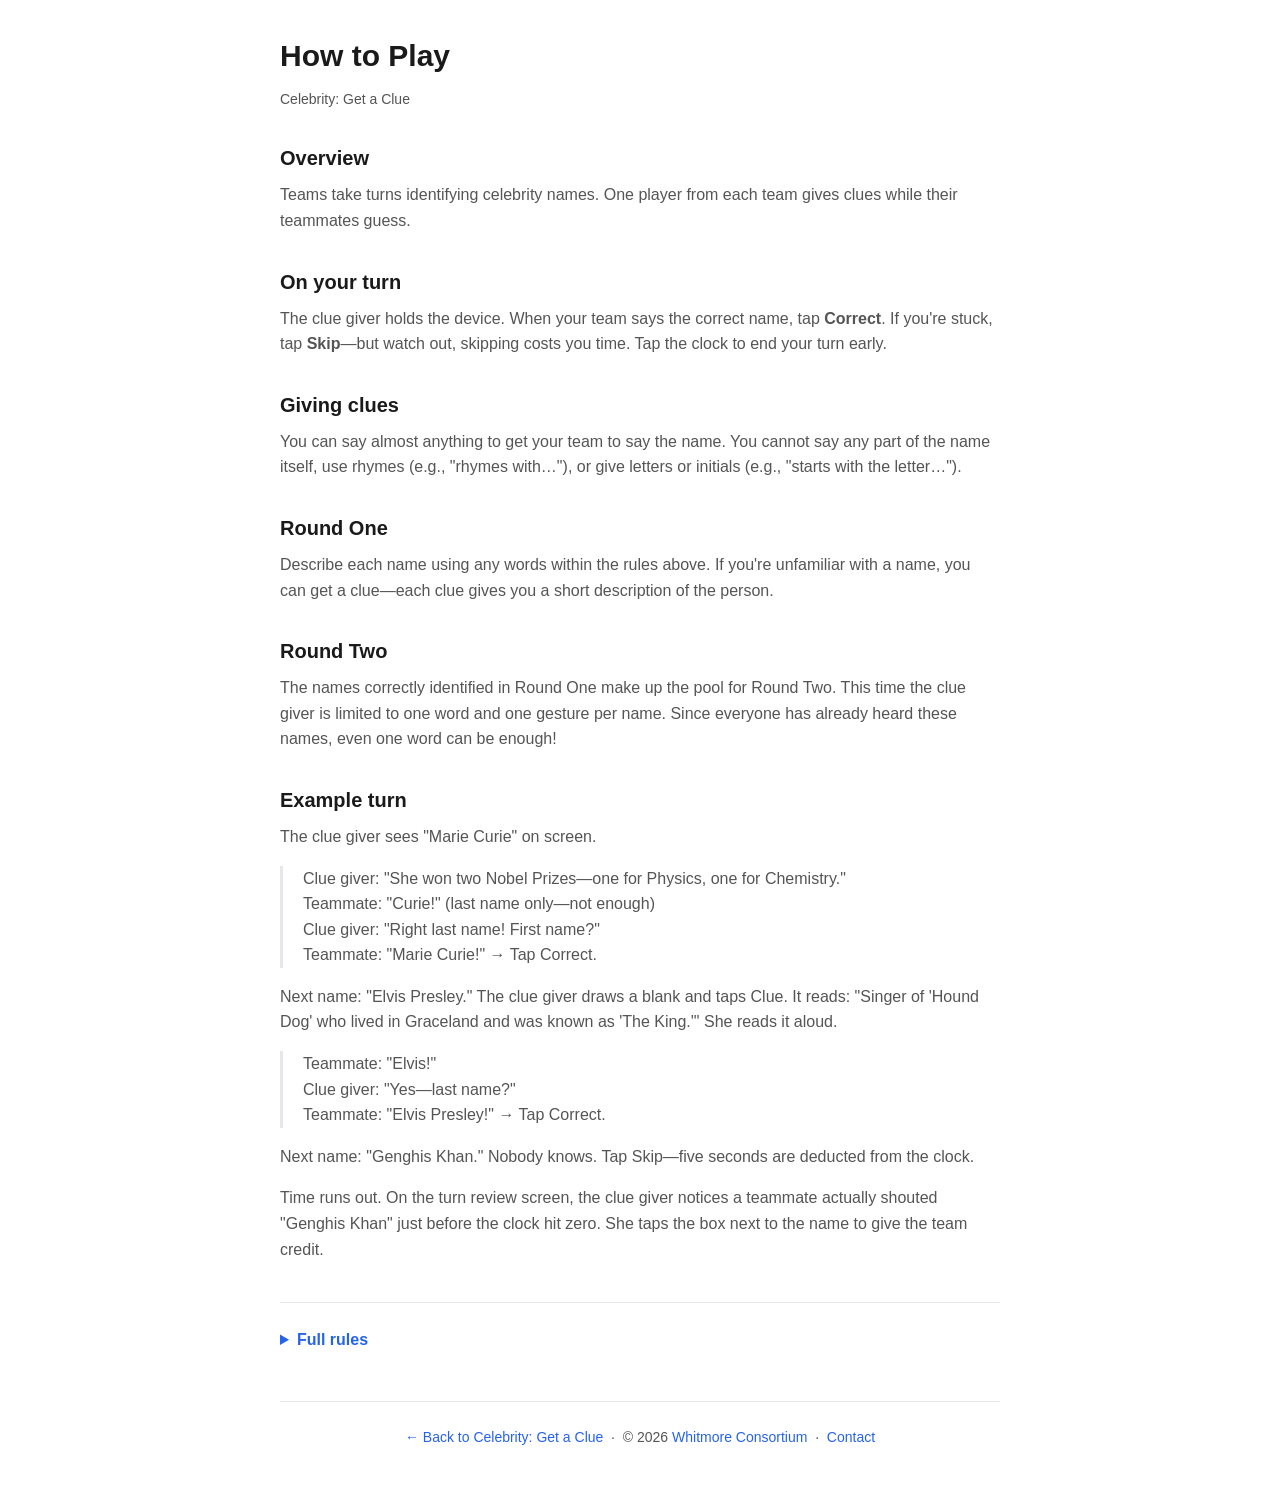
<file: how-to-play.html>
<!DOCTYPE html>
<html lang="en">
<head>
    <meta charset="UTF-8">
    <meta name="viewport" content="width=device-width, initial-scale=1.0">
    <title>How to Play—Celebrity: Get a Clue</title>
    <meta name="description" content="Rules and instructions for Celebrity: Get a Clue.">
    <link rel="stylesheet" href="assets/style.css">
</head>
<body>
    <div class="container prose">
        <h1>How to Play</h1>
        <p class="meta">Celebrity: Get a Clue</p>

        <h2>Overview</h2>
        <p>Teams take turns identifying celebrity names. One player from each team gives clues while their teammates guess.</p>

        <h2>On your turn</h2>
        <p>The clue giver holds the device. When your team says the correct name, tap <strong>Correct</strong>. If you're stuck, tap <strong>Skip</strong>—but watch out, skipping costs you time. Tap the clock to end your turn early.</p>

        <h2>Giving clues</h2>
        <p>You can say almost anything to get your team to say the name. You cannot say any part of the name itself, use rhymes (e.g., "rhymes with…"), or give letters or initials (e.g., "starts with the letter…").</p>

        <h2>Round One</h2>
        <p>Describe each name using any words within the rules above. If you're unfamiliar with a name, you can get a clue—each clue gives you a short description of the person.</p>

        <h2>Round Two</h2>
        <p>The names correctly identified in Round One make up the pool for Round Two. This time the clue giver is limited to one word and one gesture per name. Since everyone has already heard these names, even one word can be enough!</p>

        <h2>Example turn</h2>
        <p>The clue giver sees "Marie Curie" on screen.</p>
        <p class="dialogue">
            Clue giver: "She won two Nobel Prizes—one for Physics, one for Chemistry."<br>
            Teammate: "Curie!" (last name only—not enough)<br>
            Clue giver: "Right last name! First name?"<br>
            Teammate: "Marie Curie!" → Tap Correct.
        </p>
        <p>Next name: "Elvis Presley." The clue giver draws a blank and taps Clue. It reads: "Singer of 'Hound Dog' who lived in Graceland and was known as 'The King.'" She reads it aloud.</p>
        <p class="dialogue">
            Teammate: "Elvis!"<br>
            Clue giver: "Yes—last name?"<br>
            Teammate: "Elvis Presley!" → Tap Correct.
        </p>
        <p>Next name: "Genghis Khan." Nobody knows. Tap Skip—five seconds are deducted from the clock.</p>
        <p>Time runs out. On the turn review screen, the clue giver notices a teammate actually shouted "Genghis Khan" just before the clock hit zero. She taps the box next to the name to give the team credit.</p>

        <details>
            <summary>Full rules</summary>

            <h2>The names</h2>
            <p>Names include famous living and historical people, well-known fictional characters, and famous animals. They're grouped into categories and divided into four difficulty levels—Level 1 names are widely familiar, Level 4 names are fairly obscure. 110 Level 1 names are included free; the full set of Level 1 names and Levels 2–4 are available for purchase. You can choose in Settings which categories and levels to include.</p>

            <h2>What's included free</h2>
            <p>110 of the most widely recognized Level 1 names are included free. The full Level 1 set and Levels 2, 3, and 4 are available as optional in-app purchases. You can purchase Level 1 only, Levels 1 and 2, or all four levels; upgrade pricing is available if you've already purchased lower levels.</p>

            <h2>Team colors</h2>
            <p>Each team is associated with a color. The colored border around the screen shows whose turn it is—make sure it's your team's color before you start giving clues.</p>

            <h2>On your turn (full)</h2>
            <p>The clue giver holds the device and has three main possible actions:</p>
            <ul>
                <li><strong>Correct</strong>: tapped when your team says the name</li>
                <li><strong>Skip</strong>: moves to the next name (costs time; may be disabled or limited)</li>
                <li><strong>Clue</strong>: tap to reveal a short description of the person (may be limited per turn; can be read verbatim)</li>
            </ul>
            <p>Tap the clock to end your turn early. (This will skip the current name.)</p>

            <h2>Giving clues (full)</h2>
            <p>You can say almost anything—descriptions, associations, fill-in-the-blank. However, you cannot say any part of the name (including alternate forms—e.g., "Steve" for "Steven"), use rhymes (e.g., "rhymes with…"), or give letters or initials (e.g., "starts with the letter…").</p>
            <p>One exception: the word "the" may appear in your clue (e.g., for "Kermit the Frog").</p>
            <p>Your team must say the name exactly as shown on screen—e.g., "President Washington" isn't enough if the screen says "George Washington".</p>
            <p>If you give an illegal clue, tap Skip. If Skip isn't available, tap the clock to end your turn.</p>

            <h2>Between turns</h2>
            <p>After each turn, you'll see the names from that turn. Tap any name to toggle whether it was correctly identified—useful if your team said the name just before time ran out, or if you need to remove credit (e.g., for an illegal clue).</p>

            <h2>Seen names</h2>
            <p>Any name that comes up during a game won't reappear in future games—even if it wasn't gotten. Names gotten in Round One return in Round Two, then are retired. Tap "Reset seen names" on the home screen to make all names available again.</p>

            <h2>Round One (full)</h2>
            <p>Describe each name using any words within the rules above. If you're unfamiliar with a name, you can get a clue—each clue gives a short description of the person and can be read aloud verbatim.</p>
            <p>Round One ends according to your settings: when all available names have been seen, when a team reaches a target score, or after a set number of turns per team.</p>

            <h2>Round Two (full)</h2>
            <p>The names correctly identified in Round One (by any team) come back into the pool. Before Round Two begins, you can review the full list.</p>
            <p>This time, clues are limited to one word and one gesture. Any string of characters without a space counts as a word (e.g., "CEO", "Ob-La-Di")—and repeating the word is fine.</p>
            <p>Unlike Round One, missed names return on a later turn (but not the same turn). Round Two ends only when every name has been correctly identified.</p>
            <p>Turn length and skip penalty are each half of Round One's values.</p>
            <p>To keep things fair for teams that go later, each team's first turn in Round Two has extra time added proportionally to their position in the turn order.</p>

            <h2>Ties</h2>
            <p>If teams are tied at the end of the game, it's a tie—there is no tiebreaker.</p>

            <h2>Settings</h2>
            <p>Tap the gear icon on the home screen to open Settings. You can adjust the number of teams, turn length, skip penalty, clues per turn, what ends Round One, whether to play Round Two, and which name categories and difficulty levels to include. Tap Advanced settings to reveal additional options.</p>
        </details>

        <footer>
            <p>
                <a href="index.html">&larr; Back to Celebrity: Get a Clue</a>
                &nbsp;&middot;&nbsp;
                &copy; 2026 <a href="https://whitmoreconsortium.com">Whitmore Consortium</a>
                &nbsp;&middot;&nbsp;
                <a href="mailto:contact@whitmoreconsortium.com">Contact</a>
            </p>
        </footer>
    </div>
</body>
</html>
</file>
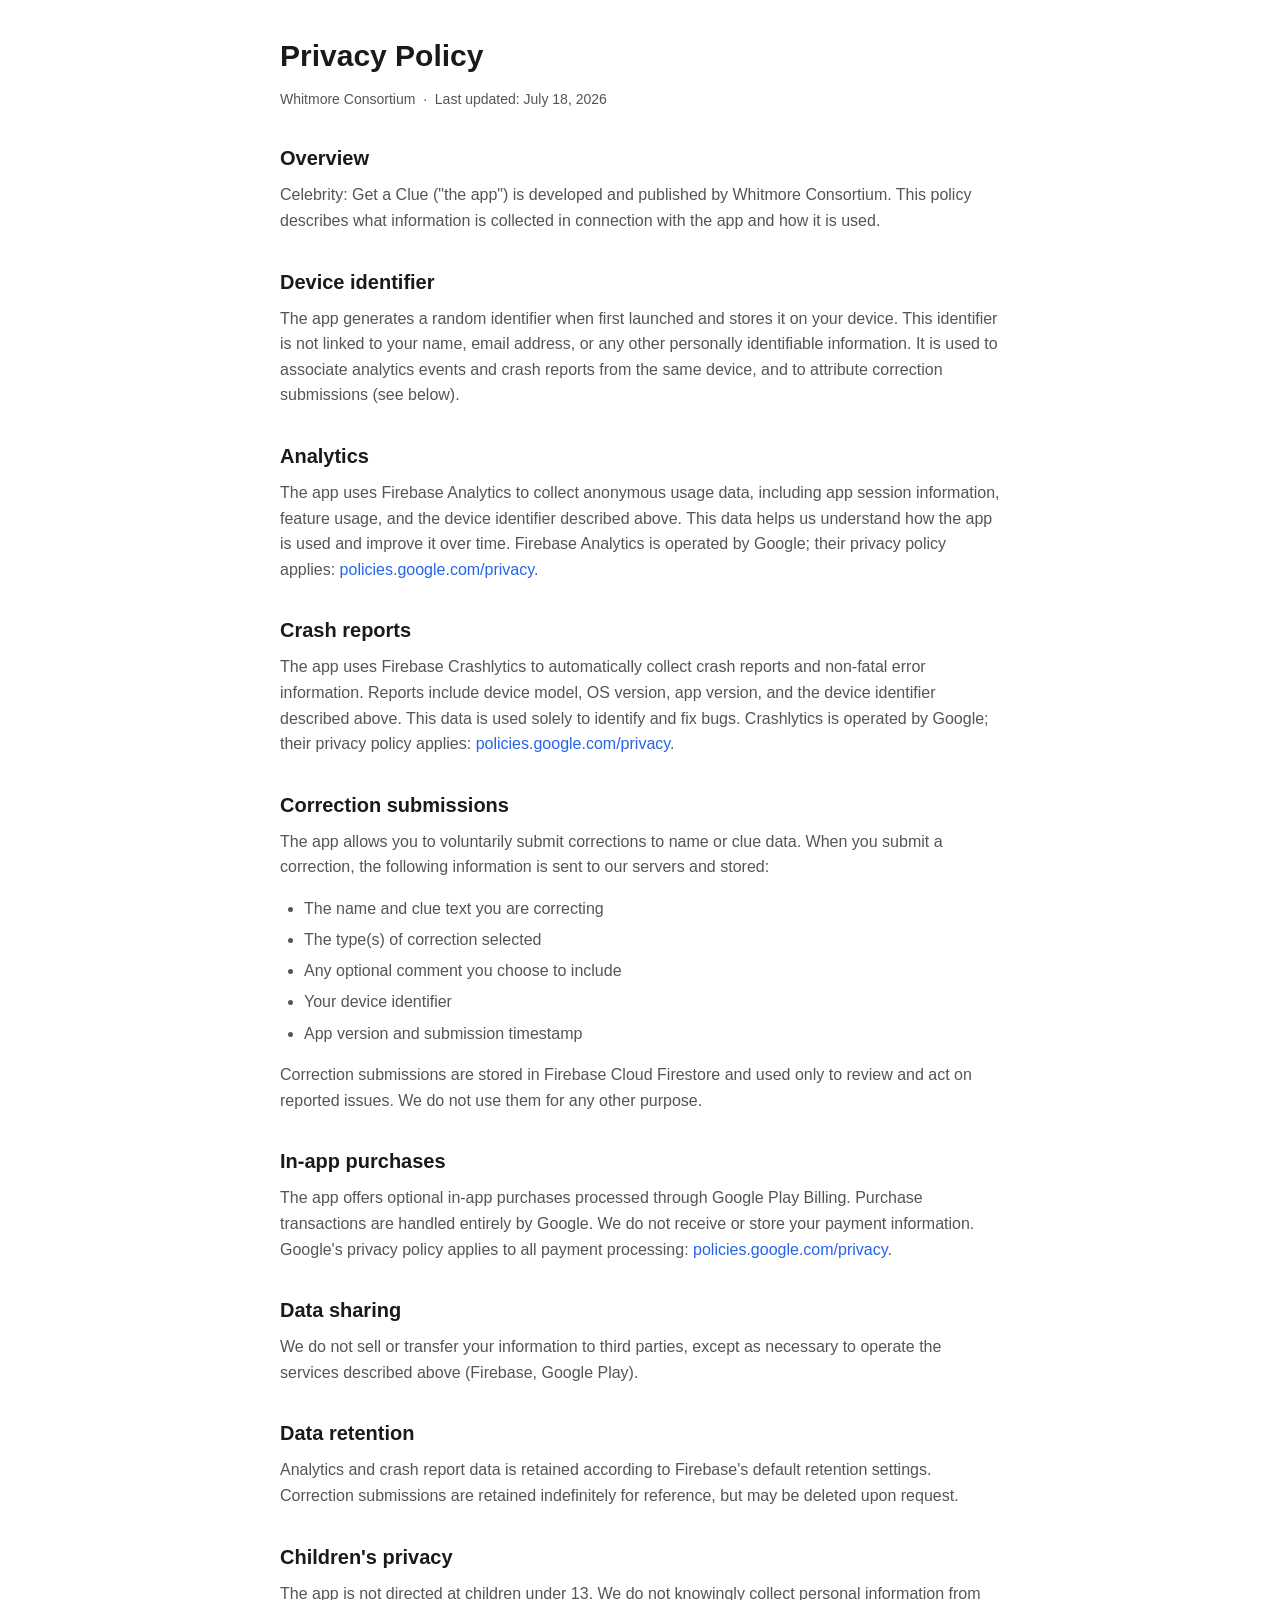
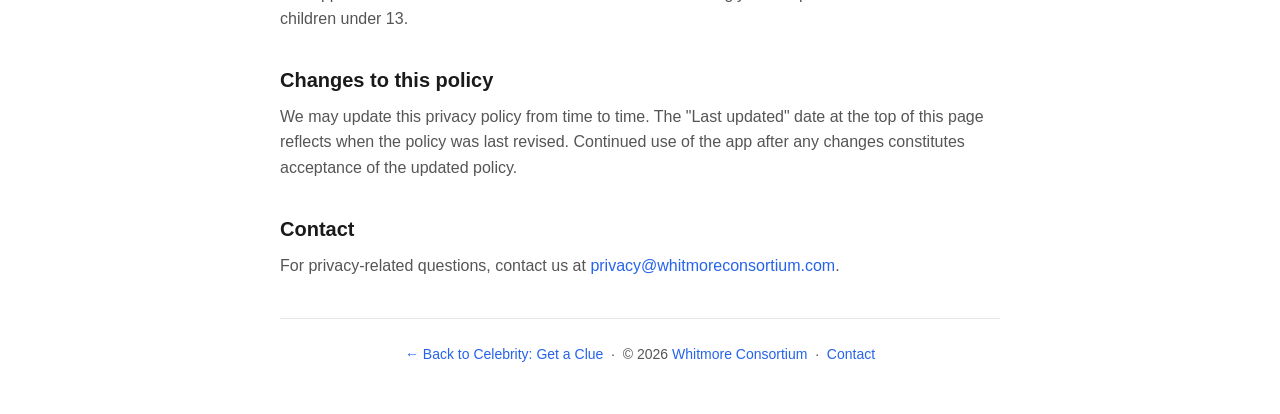
<file: privacy.html>
<!DOCTYPE html>
<html lang="en">
<head>
    <meta charset="UTF-8">
    <meta name="viewport" content="width=device-width, initial-scale=1.0">
    <title>Privacy Policy — Celebrity: Get a Clue</title>
    <link rel="stylesheet" href="assets/style.css">
</head>
<body>
    <div class="container prose">
        <h1>Privacy Policy</h1>
        <p class="meta">Whitmore Consortium &nbsp;&middot;&nbsp; Last updated: July 18, 2026</p>

        <h2>Overview</h2>
        <p>
            Celebrity: Get a Clue ("the app") is developed and published by Whitmore Consortium.
            This policy describes what information is collected in connection with the app and how
            it is used.
        </p>

        <h2>Device identifier</h2>
        <p>
            The app generates a random identifier when first launched and stores it on your device.
            This identifier is not linked to your name, email address, or any other personally
            identifiable information. It is used to associate analytics events and crash reports
            from the same device, and to attribute correction submissions (see below).
        </p>

        <h2>Analytics</h2>
        <p>
            The app uses Firebase Analytics to collect anonymous usage data, including app session
            information, feature usage, and the device identifier described above. This data helps
            us understand how the app is used and improve it over time. Firebase Analytics is
            operated by Google; their privacy policy applies:
            <a href="https://policies.google.com/privacy" target="_blank" rel="noopener">policies.google.com/privacy</a>.
        </p>

        <h2>Crash reports</h2>
        <p>
            The app uses Firebase Crashlytics to automatically collect crash reports and non-fatal
            error information. Reports include device model, OS version, app version, and the
            device identifier described above. This data is used solely to identify and fix bugs.
            Crashlytics is operated by Google; their privacy policy applies:
            <a href="https://policies.google.com/privacy" target="_blank" rel="noopener">policies.google.com/privacy</a>.
        </p>

        <h2>Correction submissions</h2>
        <p>
            The app allows you to voluntarily submit corrections to name or clue data. When you
            submit a correction, the following information is sent to our servers and stored:
        </p>
        <ul>
            <li>The name and clue text you are correcting</li>
            <li>The type(s) of correction selected</li>
            <li>Any optional comment you choose to include</li>
            <li>Your device identifier</li>
            <li>App version and submission timestamp</li>
        </ul>
        <p>
            Correction submissions are stored in Firebase Cloud Firestore and used only to review
            and act on reported issues. We do not use them for any other purpose.
        </p>

        <h2>In-app purchases</h2>
        <p>
            The app offers optional in-app purchases processed through Google Play Billing.
            Purchase transactions are handled entirely by Google. We do not receive or store
            your payment information. Google's privacy policy applies to all payment processing:
            <a href="https://policies.google.com/privacy" target="_blank" rel="noopener">policies.google.com/privacy</a>.
        </p>

        <h2>Data sharing</h2>
        <p>
            We do not sell or transfer your information to third parties, except as necessary to
            operate the services described above (Firebase, Google Play).
        </p>

        <h2>Data retention</h2>
        <p>
            Analytics and crash report data is retained according to Firebase's default retention
            settings. Correction submissions are retained indefinitely for reference, but may be
            deleted upon request.
        </p>

        <h2>Children's privacy</h2>
        <p>
            The app is not directed at children under 13. We do not knowingly collect personal
            information from children under 13.
        </p>

        <h2>Changes to this policy</h2>
        <p>
            We may update this privacy policy from time to time. The "Last updated" date at the
            top of this page reflects when the policy was last revised. Continued use of the app
            after any changes constitutes acceptance of the updated policy.
        </p>

        <h2>Contact</h2>
        <p>
            For privacy-related questions, contact us at
            <a href="mailto:privacy@whitmoreconsortium.com">privacy@whitmoreconsortium.com</a>.
        </p>

        <footer>
            <p>
                <a href="index.html">&larr; Back to Celebrity: Get a Clue</a>
                &nbsp;&middot;&nbsp;
                &copy; 2026 <a href="https://whitmoreconsortium.com">Whitmore Consortium</a>
                &nbsp;&middot;&nbsp;
                <a href="mailto:contact@whitmoreconsortium.com">Contact</a>
            </p>
        </footer>
    </div>
</body>
</html>
</file>
<file: assets/style.css>
*, *::before, *::after {
    box-sizing: border-box;
    margin: 0;
    padding: 0;
}

:root {
    --color-bg: #ffffff;
    --color-text: #1a1a1a;
    --color-text-secondary: #555555;
    --color-accent: #2563eb;
    --color-border: #e5e7eb;
    --font-sans: -apple-system, BlinkMacSystemFont, "Segoe UI", Roboto, Helvetica, Arial, sans-serif;
    --max-width: 720px;
}

body {
    font-family: var(--font-sans);
    background: var(--color-bg);
    color: var(--color-text);
    line-height: 1.6;
    padding: 2rem 1.25rem;
}

.container {
    max-width: var(--max-width);
    margin: 0 auto;
}

header {
    text-align: center;
    padding-bottom: 2.5rem;
    border-bottom: 1px solid var(--color-border);
    margin-bottom: 2.5rem;
}

header h1 {
    font-size: 2.25rem;
    font-weight: 700;
    letter-spacing: -0.02em;
    margin-bottom: 0.75rem;
}

header p {
    font-size: 1.125rem;
    color: var(--color-text-secondary);
    max-width: 520px;
    margin: 0 auto 1.5rem;
}

.badge {
    display: inline-block;
    margin-top: 0.5rem;
}

.badge img {
    height: 56px;
    width: auto;
}

.screenshots {
    margin-bottom: 2.5rem;
}

.screenshots h2 {
    font-size: 1.25rem;
    font-weight: 600;
    margin-bottom: 1rem;
}

.screenshot-grid {
    display: grid;
    grid-template-columns: 1fr 1fr;
    gap: 1rem;
}

.screenshot-grid img {
    width: 100%;
    height: auto;
    border-radius: 12px;
    border: 1px solid var(--color-border);
}

.screenshot-placeholder {
    height: 400px;
    width: 185px;
    border-radius: 12px;
    border: 2px dashed var(--color-border);
    display: flex;
    align-items: center;
    justify-content: center;
    color: var(--color-text-secondary);
    font-size: 0.875rem;
    text-align: center;
    flex-shrink: 0;
}

footer {
    border-top: 1px solid var(--color-border);
    padding-top: 1.5rem;
    margin-top: 2.5rem;
    text-align: center;
    font-size: 0.875rem;
    color: var(--color-text-secondary);
}

footer a {
    color: var(--color-accent);
    text-decoration: none;
}

footer a:hover {
    text-decoration: underline;
}

/* Main page */

.header-link {
    margin-top: 1rem;
    font-size: 0.95rem;
}

.header-link a {
    color: var(--color-accent);
    text-decoration: none;
}

.header-link a:hover {
    text-decoration: underline;
}

.included {
    margin-bottom: 2.5rem;
}

.included h2 {
    font-size: 1.25rem;
    font-weight: 600;
    margin-bottom: 1rem;
}

.included p {
    color: var(--color-text-secondary);
}

/* How to Play page */

.prose .dialogue {
    margin-bottom: 1rem;
    color: var(--color-text-secondary);
    padding-left: 1.25rem;
    border-left: 3px solid var(--color-border);
}

.prose details {
    margin-top: 2.5rem;
    border-top: 1px solid var(--color-border);
    padding-top: 1.5rem;
}

.prose details summary {
    font-size: 1rem;
    font-weight: 600;
    cursor: pointer;
    color: var(--color-accent);
    user-select: none;
    margin-bottom: 0.5rem;
}

.prose details summary:hover {
    text-decoration: underline;
}

.prose details[open] summary {
    margin-bottom: 1rem;
}

.prose ul {
    margin: 0.75rem 0 1rem 1.5rem;
    color: var(--color-text-secondary);
}

.prose ul li {
    margin-bottom: 0.35rem;
}

/* Privacy policy page */
.prose h1 {
    font-size: 1.875rem;
    font-weight: 700;
    margin-bottom: 0.5rem;
}

.prose .meta {
    color: var(--color-text-secondary);
    font-size: 0.875rem;
    margin-bottom: 2rem;
}

.prose h2 {
    font-size: 1.25rem;
    font-weight: 600;
    margin-top: 2rem;
    margin-bottom: 0.5rem;
}

.prose p {
    margin-bottom: 1rem;
    color: var(--color-text-secondary);
}

.prose a {
    color: var(--color-accent);
    text-decoration: none;
}

.prose a:hover {
    text-decoration: underline;
}

.stub-notice {
    background: #fefce8;
    border: 1px solid #fde047;
    border-radius: 8px;
    padding: 1rem 1.25rem;
    margin-bottom: 2rem;
    font-size: 0.875rem;
    color: #713f12;
}

@media (max-width: 480px) {
    header h1 {
        font-size: 1.75rem;
    }

}
</file>
